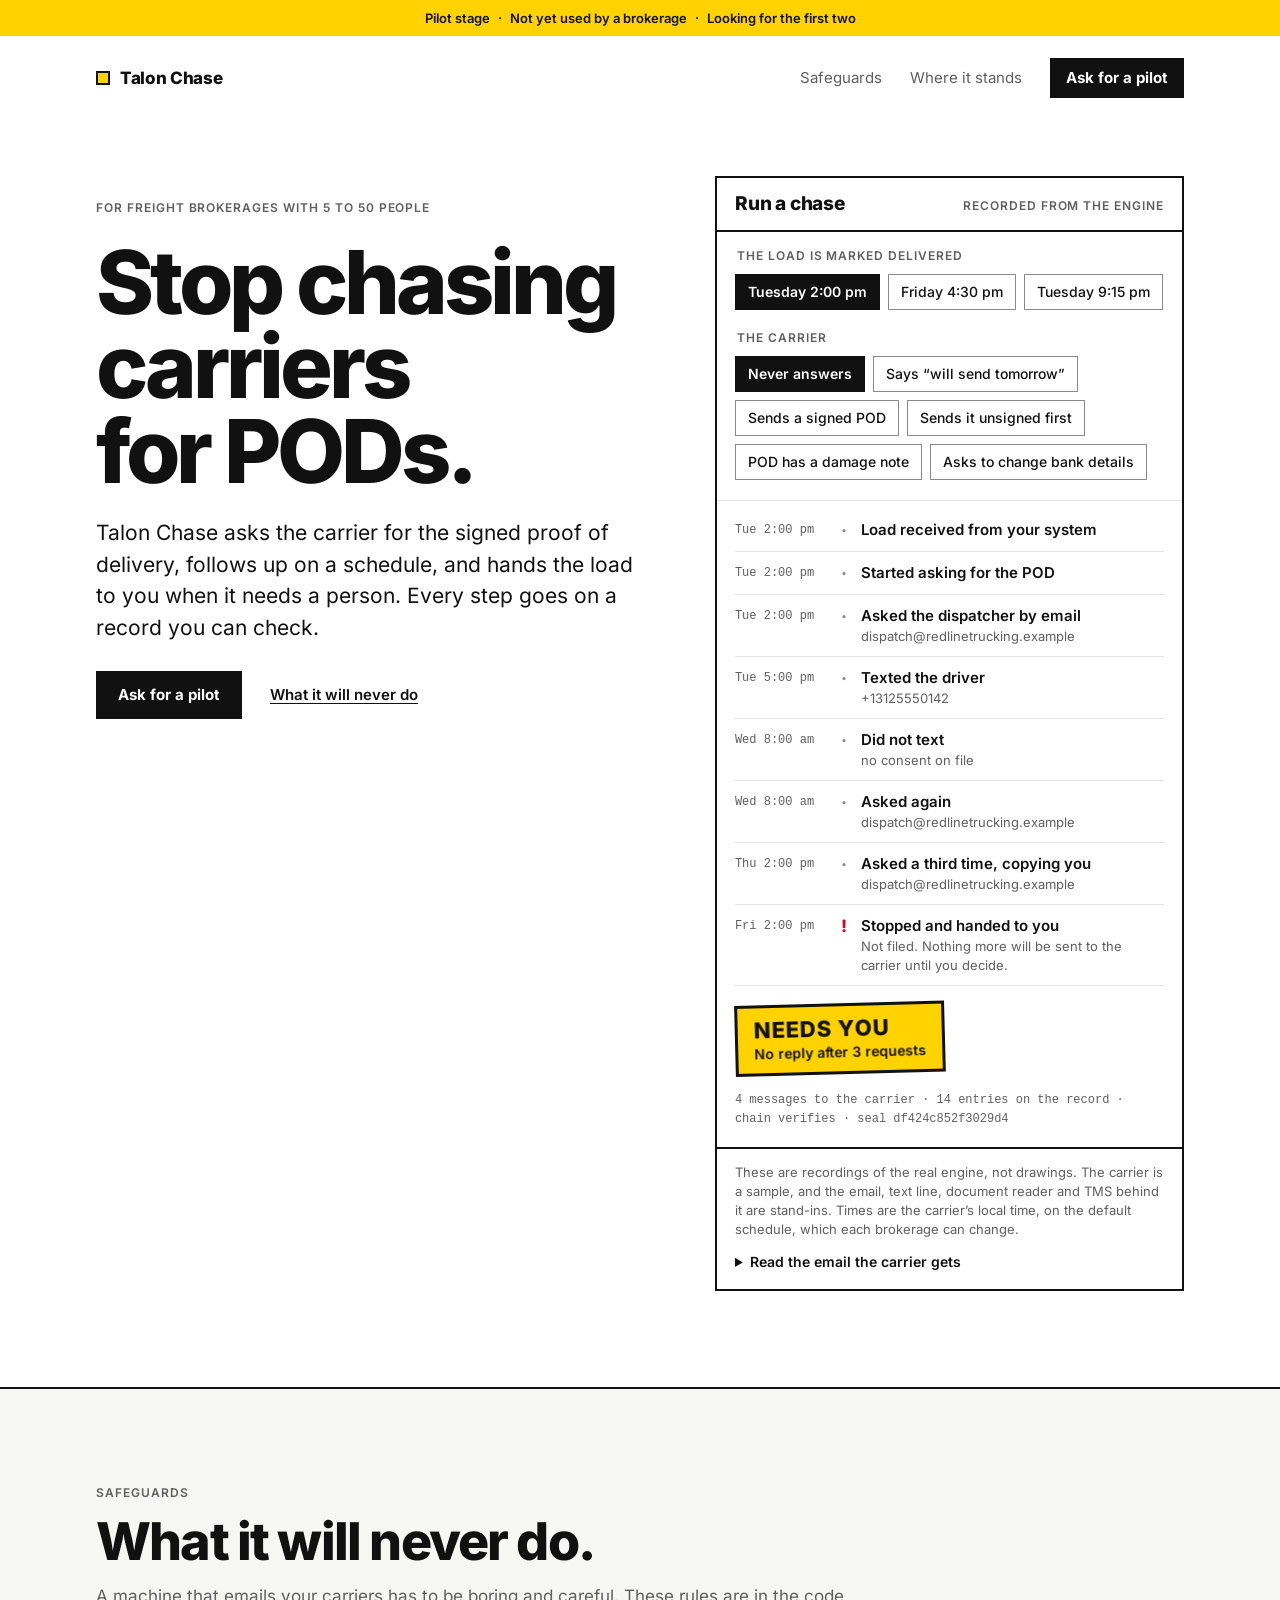
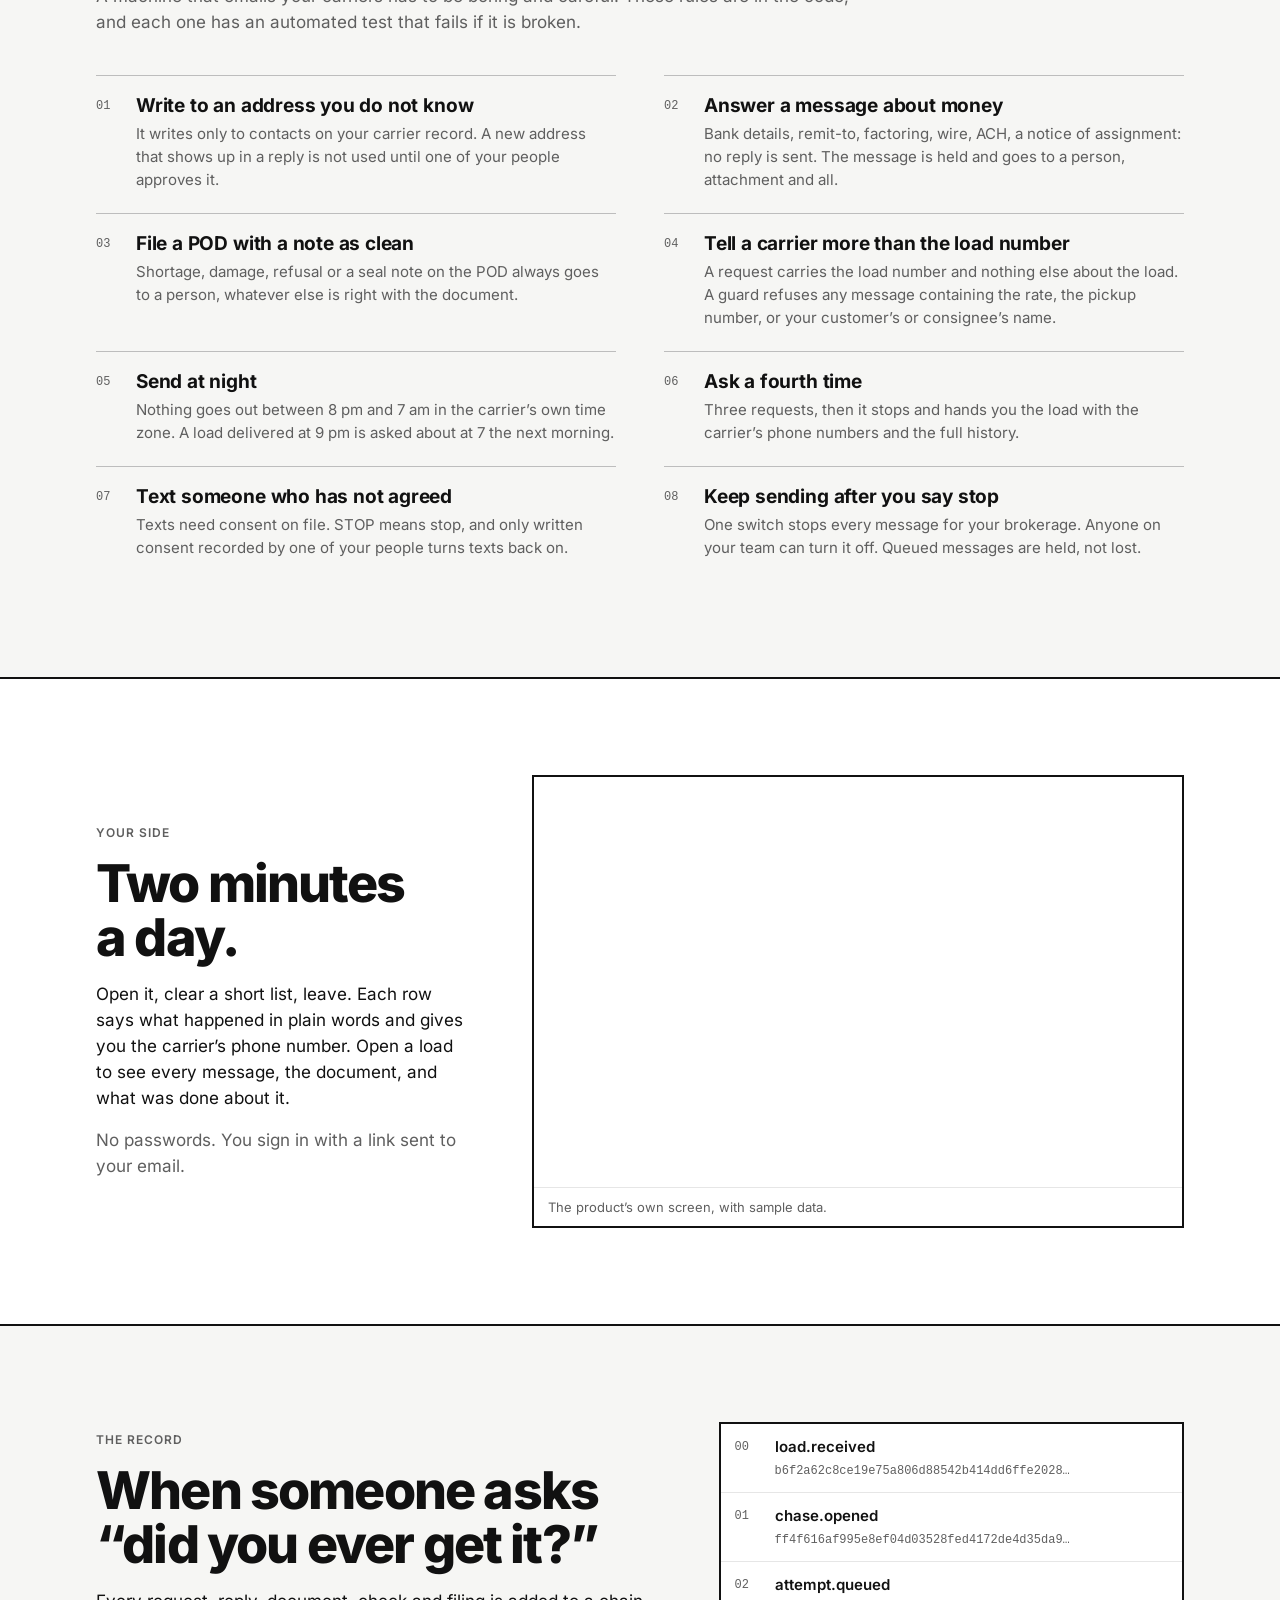
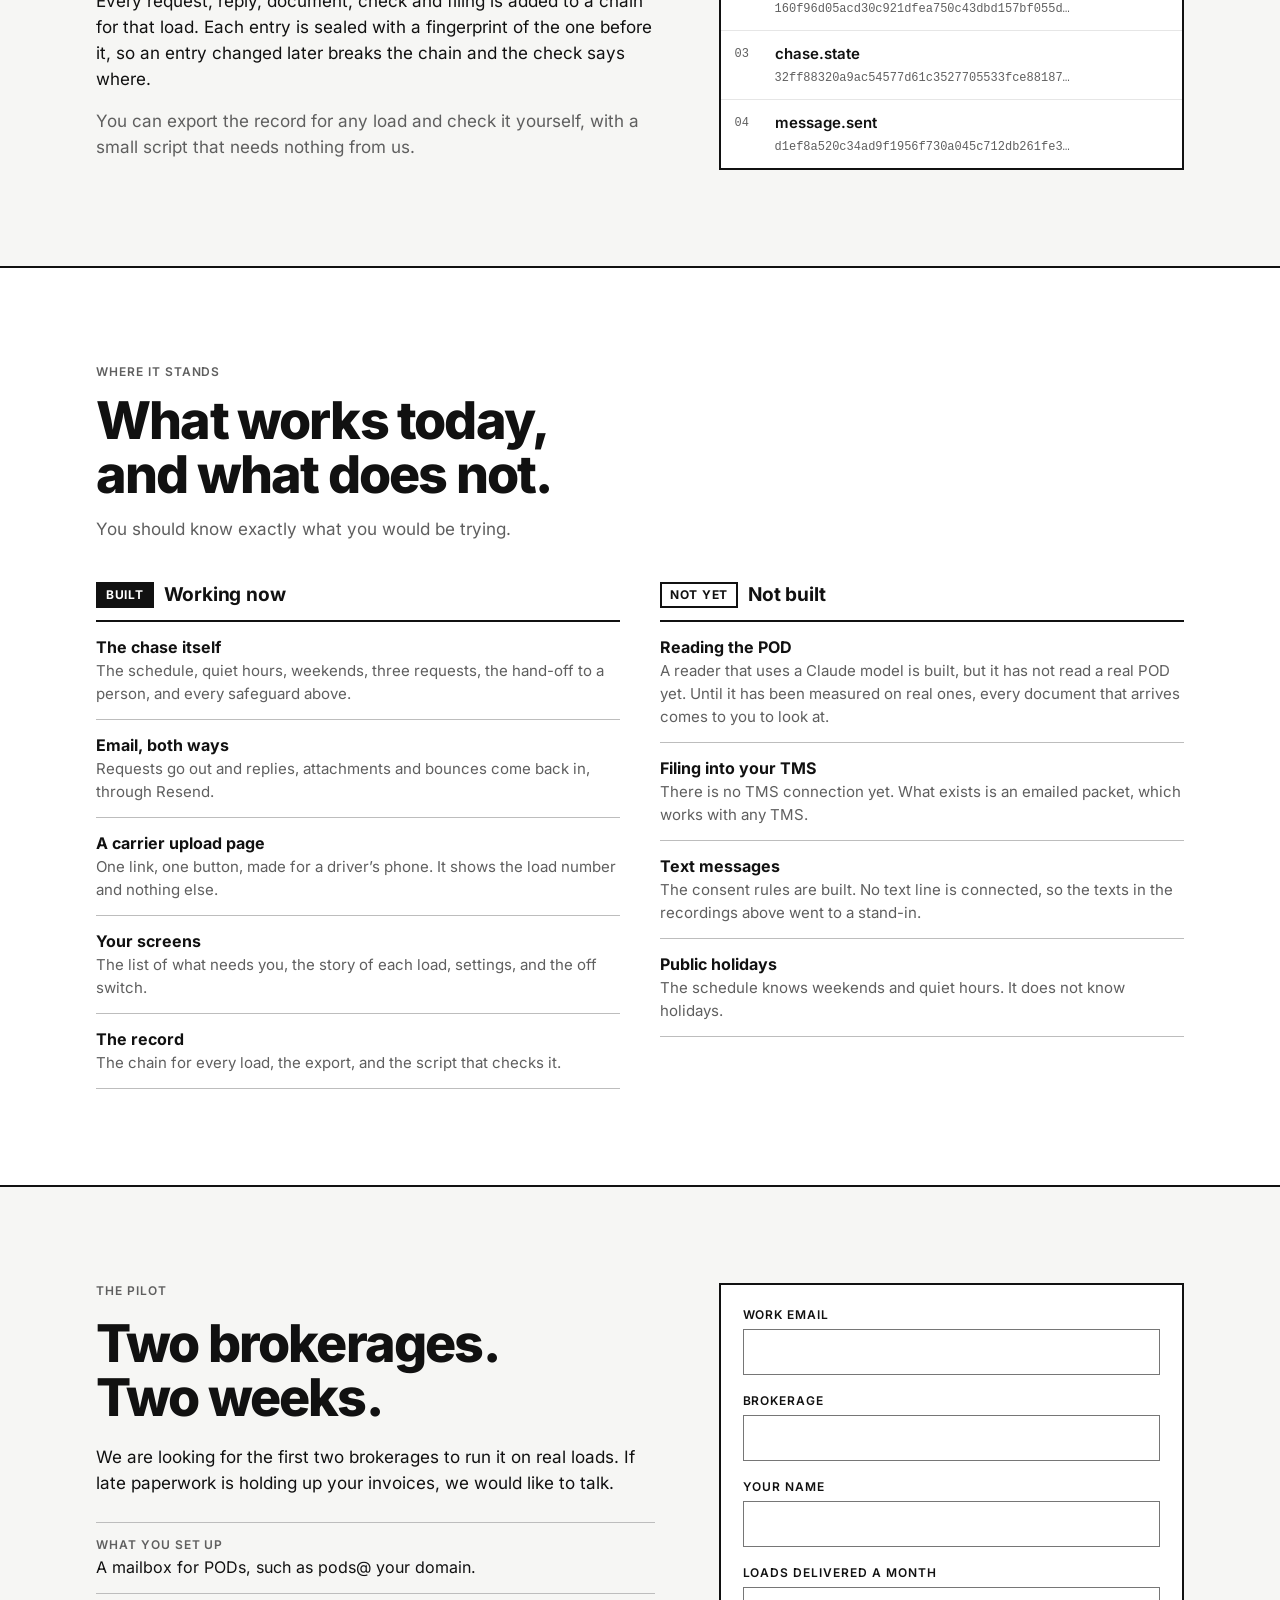
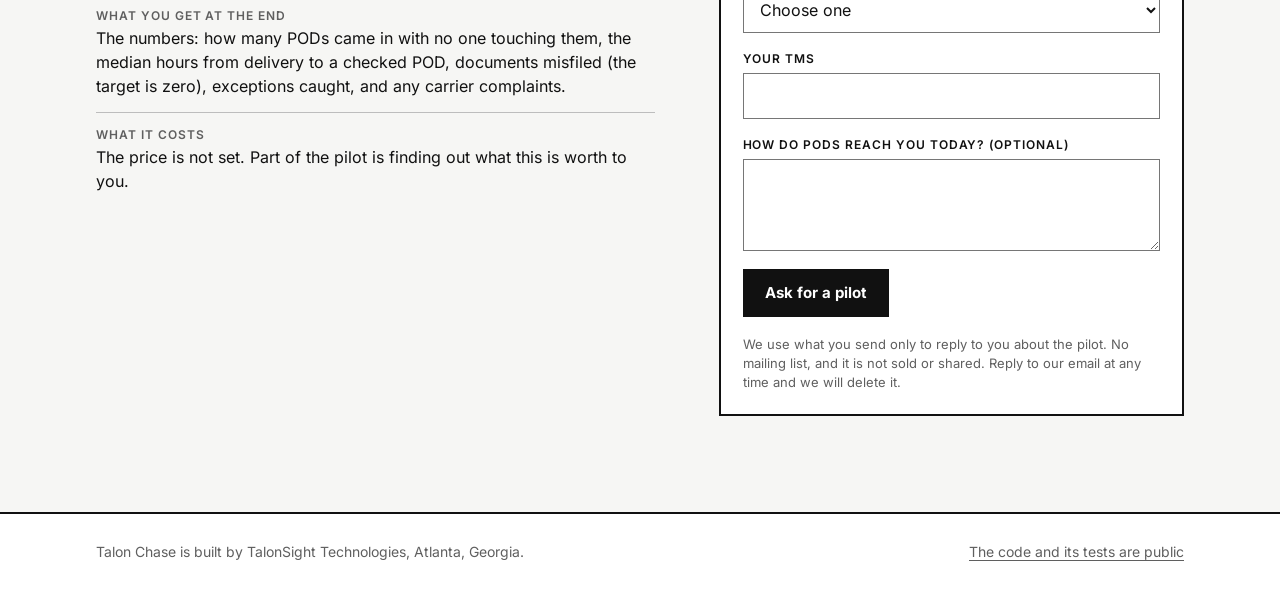
<file: site/index.html>
<!doctype html>
<html lang="en">
<head>
<meta charset="utf-8">
<meta name="viewport" content="width=device-width, initial-scale=1">
<title>Talon Chase: stop chasing carriers for PODs</title>
<meta name="description" content="Talon Chase asks carriers for the signed proof of delivery, follows up on a schedule, and hands the load to a person when it needs one. Pilot stage: looking for the first two freight brokerages.">
<meta http-equiv="Content-Security-Policy" content="default-src 'none'; style-src 'self'; script-src 'self'; img-src 'self'; font-src 'self'; connect-src https://example.invalid; form-action https://example.invalid; base-uri 'none'">
<meta name="referrer" content="strict-origin-when-cross-origin">
<meta name="theme-color" content="#ffd200">
<meta property="og:title" content="Talon Chase: stop chasing carriers for PODs">
<meta property="og:description" content="Asks the carrier for the POD, follows up on a schedule, hands the load to you when it needs a person. Pilot stage.">
<meta property="og:type" content="website">
<link rel="icon" href="favicon.svg" type="image/svg+xml">
<link rel="preload" href="fonts/inter-latin-var.woff2" as="font" type="font/woff2" crossorigin>
<link rel="stylesheet" href="site.css">
<script src="site.js" defer></script>
</head>
<body>
<a class="skip" href="#main">Skip to the page</a>

<p class="status" data-claim="status"><span>Pilot stage</span><span>Not yet used by a brokerage</span><span>Looking for the first two</span></p>

<header class="wrap top">
  <a class="brand" href="#top" aria-label="Talon Chase, top of page"><span class="brand-mark" aria-hidden="true"></span><span class="brand-name">Talon Chase</span></a>
  <nav aria-label="On this page">
    <a class="nav-quiet" href="#rules">Safeguards</a>
    <a class="nav-quiet" href="#stands">Where it stands</a>
    <a class="btn" href="#pilot">Ask for a pilot</a>
  </nav>
</header>

<main id="main">

<section class="wrap hero" id="top">
  <div class="hero-say">
    <p class="label">For freight brokerages with 5 to 50 people</p>
    <h1>Stop chasing carriers for PODs.</h1>
    <p class="lede" data-claim="what-it-does">Talon Chase asks the carrier for the signed proof of delivery, follows up on a schedule, and hands the load to you when it needs a person. Every step goes on a record you can check.</p>
    <div class="hero-go">
      <a class="btn" href="#pilot">Ask for a pilot</a>
      <a class="more" href="#rules">What it will never do</a>
    </div>
  </div>

  <div class="sim" id="chase">
    <div class="sim-head">
      <h2>Run a chase</h2>
      <p class="label">Recorded from the engine</p>
    </div>
<!-- runs:start -->
    <fieldset class="pick"><legend class="label">The load is marked delivered</legend>
      <div class="pick-list">
        <input type="radio" name="d" id="d-tue-afternoon" checked><label for="d-tue-afternoon">Tuesday 2:00 pm</label>
        <input type="radio" name="d" id="d-fri-afternoon"><label for="d-fri-afternoon">Friday 4:30 pm</label>
        <input type="radio" name="d" id="d-tue-night"><label for="d-tue-night">Tuesday 9:15 pm</label>
      </div>
    </fieldset>
    <fieldset class="pick"><legend class="label">The carrier</legend>
      <div class="pick-list">
        <input type="radio" name="c" id="c-silent" checked><label for="c-silent">Never answers</label>
        <input type="radio" name="c" id="c-promise"><label for="c-promise">Says “will send tomorrow”</label>
        <input type="radio" name="c" id="c-clean"><label for="c-clean">Sends a signed POD</label>
        <input type="radio" name="c" id="c-unsigned"><label for="c-unsigned">Sends it unsigned first</label>
        <input type="radio" name="c" id="c-damage"><label for="c-damage">POD has a damage note</label>
        <input type="radio" name="c" id="c-bank"><label for="c-bank">Asks to change bank details</label>
      </div>
    </fieldset>
    <div class="runs">
      <article class="run d-tue-afternoon c-silent is-default" aria-label="Delivered Tuesday 2:00 pm. Carrier: Never answers">
        <ol class="tl">
          <li class=""><time>Tue 2:00 pm</time><span class="g" aria-hidden="true">·</span><div><span class="t">Load received from your system</span></div></li>
          <li class=""><time>Tue 2:00 pm</time><span class="g" aria-hidden="true">·</span><div><span class="t">Started asking for the POD</span></div></li>
          <li class=""><time>Tue 2:00 pm</time><span class="g" aria-hidden="true">·</span><div><span class="t">Asked the dispatcher by email</span><span class="d">dispatch@redlinetrucking.example</span></div></li>
          <li class=""><time>Tue 5:00 pm</time><span class="g" aria-hidden="true">·</span><div><span class="t">Texted the driver</span><span class="d">+13125550142</span></div></li>
          <li class=""><time>Wed 8:00 am</time><span class="g" aria-hidden="true">·</span><div><span class="t">Did not text</span><span class="d">no consent on file</span></div></li>
          <li class=""><time>Wed 8:00 am</time><span class="g" aria-hidden="true">·</span><div><span class="t">Asked again</span><span class="d">dispatch@redlinetrucking.example</span></div></li>
          <li class=""><time>Thu 2:00 pm</time><span class="g" aria-hidden="true">·</span><div><span class="t">Asked a third time, copying you</span><span class="d">dispatch@redlinetrucking.example</span></div></li>
          <li class="bad"><time>Fri 2:00 pm</time><span class="g" aria-hidden="true">!</span><div><span class="t">Stopped and handed to you</span><span class="d">Not filed. Nothing more will be sent to the carrier until you decide.</span></div></li>
        </ol>
        <p class="stamp person"><strong>Needs you</strong><span>No reply after 3 requests</span></p>
        <p class="facts">4 messages to the carrier · 14 entries on the record · chain verifies · seal df424c852f3029d4</p>
      </article>
      <article class="run d-tue-afternoon c-promise" aria-label="Delivered Tuesday 2:00 pm. Carrier: Says “will send tomorrow”">
        <ol class="tl">
          <li class=""><time>Tue 2:00 pm</time><span class="g" aria-hidden="true">·</span><div><span class="t">Load received from your system</span></div></li>
          <li class=""><time>Tue 2:00 pm</time><span class="g" aria-hidden="true">·</span><div><span class="t">Started asking for the POD</span></div></li>
          <li class=""><time>Tue 2:00 pm</time><span class="g" aria-hidden="true">·</span><div><span class="t">Asked the dispatcher by email</span><span class="d">dispatch@redlinetrucking.example</span></div></li>
          <li class=""><time>Tue 2:40 pm</time><span class="g" aria-hidden="true">·</span><div><span class="t">Carrier replied</span><span class="d">dispatch@redlinetrucking.example</span></div></li>
          <li class=""><time>Wed 2:40 pm</time><span class="g" aria-hidden="true">·</span><div><span class="t">Did not text</span><span class="d">no consent on file</span></div></li>
          <li class=""><time>Wed 2:40 pm</time><span class="g" aria-hidden="true">·</span><div><span class="t">Asked again</span><span class="d">dispatch@redlinetrucking.example</span></div></li>
          <li class=""><time>Wed 5:00 pm</time><span class="g" aria-hidden="true">·</span><div><span class="t">Carrier replied with a file</span><span class="d">dispatch@redlinetrucking.example · pod.pdf</span></div></li>
          <li class="good"><time>Wed 5:00 pm</time><span class="g" aria-hidden="true">✓</span><div><span class="t">Checked the document: good</span><span class="d">Right load, signed, dated</span></div></li>
          <li class="good"><time>Wed 5:00 pm</time><span class="g" aria-hidden="true">✓</span><div><span class="t">Filed in your system</span><span class="d">Receipt fake-tms:TC-300001:8cbf9264d430</span></div></li>
          <li class="good"><time>Wed 5:00 pm</time><span class="g" aria-hidden="true">✓</span><div><span class="t">Ready to invoice</span></div></li>
        </ol>
        <p class="stamp filed"><strong>Filed</strong><span>Ready to invoice</span></p>
        <p class="facts">2 messages to the carrier · 25 entries on the record · chain verifies · seal f7487768c9957896</p>
      </article>
      <article class="run d-tue-afternoon c-clean" aria-label="Delivered Tuesday 2:00 pm. Carrier: Sends a signed POD">
        <ol class="tl">
          <li class=""><time>Tue 2:00 pm</time><span class="g" aria-hidden="true">·</span><div><span class="t">Load received from your system</span></div></li>
          <li class=""><time>Tue 2:00 pm</time><span class="g" aria-hidden="true">·</span><div><span class="t">Started asking for the POD</span></div></li>
          <li class=""><time>Tue 2:00 pm</time><span class="g" aria-hidden="true">·</span><div><span class="t">Asked the dispatcher by email</span><span class="d">dispatch@redlinetrucking.example</span></div></li>
          <li class=""><time>Tue 2:40 pm</time><span class="g" aria-hidden="true">·</span><div><span class="t">Carrier replied with a file</span><span class="d">dispatch@redlinetrucking.example · pod.pdf</span></div></li>
          <li class="good"><time>Tue 2:40 pm</time><span class="g" aria-hidden="true">✓</span><div><span class="t">Checked the document: good</span><span class="d">Right load, signed, dated</span></div></li>
          <li class="good"><time>Tue 2:40 pm</time><span class="g" aria-hidden="true">✓</span><div><span class="t">Filed in your system</span><span class="d">Receipt fake-tms:TC-300001:8cbf9264d430</span></div></li>
          <li class="good"><time>Tue 2:40 pm</time><span class="g" aria-hidden="true">✓</span><div><span class="t">Ready to invoice</span></div></li>
        </ol>
        <p class="stamp filed"><strong>Filed</strong><span>Ready to invoice</span></p>
        <p class="facts">1 message to the carrier · 19 entries on the record · chain verifies · seal 1db389b8ba70c840</p>
      </article>
      <article class="run d-tue-afternoon c-unsigned" aria-label="Delivered Tuesday 2:00 pm. Carrier: Sends it unsigned first">
        <ol class="tl">
          <li class=""><time>Tue 2:00 pm</time><span class="g" aria-hidden="true">·</span><div><span class="t">Load received from your system</span></div></li>
          <li class=""><time>Tue 2:00 pm</time><span class="g" aria-hidden="true">·</span><div><span class="t">Started asking for the POD</span></div></li>
          <li class=""><time>Tue 2:00 pm</time><span class="g" aria-hidden="true">·</span><div><span class="t">Asked the dispatcher by email</span><span class="d">dispatch@redlinetrucking.example</span></div></li>
          <li class=""><time>Tue 2:40 pm</time><span class="g" aria-hidden="true">·</span><div><span class="t">Carrier replied with a file</span><span class="d">dispatch@redlinetrucking.example · pod.pdf</span></div></li>
          <li class="bad"><time>Tue 2:40 pm</time><span class="g" aria-hidden="true">!</span><div><span class="t">Checked the document: not signed, asked again</span></div></li>
          <li class=""><time>Tue 3:40 pm</time><span class="g" aria-hidden="true">·</span><div><span class="t">Carrier replied with a file</span><span class="d">dispatch@redlinetrucking.example · pod.pdf</span></div></li>
          <li class="good"><time>Tue 3:40 pm</time><span class="g" aria-hidden="true">✓</span><div><span class="t">Checked the document: good</span><span class="d">Right load, signed, dated</span></div></li>
          <li class="good"><time>Tue 3:40 pm</time><span class="g" aria-hidden="true">✓</span><div><span class="t">Filed in your system</span><span class="d">Receipt fake-tms:TC-300001:8cbf9264d430</span></div></li>
          <li class="good"><time>Tue 3:40 pm</time><span class="g" aria-hidden="true">✓</span><div><span class="t">Ready to invoice</span></div></li>
        </ol>
        <p class="stamp filed"><strong>Filed</strong><span>Ready to invoice</span></p>
        <p class="facts">2 messages to the carrier · 30 entries on the record · chain verifies · seal f0da5635ec28f1e4</p>
      </article>
      <article class="run d-tue-afternoon c-damage" aria-label="Delivered Tuesday 2:00 pm. Carrier: POD has a damage note">
        <ol class="tl">
          <li class=""><time>Tue 2:00 pm</time><span class="g" aria-hidden="true">·</span><div><span class="t">Load received from your system</span></div></li>
          <li class=""><time>Tue 2:00 pm</time><span class="g" aria-hidden="true">·</span><div><span class="t">Started asking for the POD</span></div></li>
          <li class=""><time>Tue 2:00 pm</time><span class="g" aria-hidden="true">·</span><div><span class="t">Asked the dispatcher by email</span><span class="d">dispatch@redlinetrucking.example</span></div></li>
          <li class=""><time>Tue 2:40 pm</time><span class="g" aria-hidden="true">·</span><div><span class="t">Carrier replied with a file</span><span class="d">dispatch@redlinetrucking.example · pod.pdf</span></div></li>
          <li class="bad"><time>Tue 2:40 pm</time><span class="g" aria-hidden="true">!</span><div><span class="t">Checked the document: note found</span><span class="d">Receiver wrote “2 cartons damaged”</span></div></li>
          <li class="bad"><time>Tue 2:40 pm</time><span class="g" aria-hidden="true">!</span><div><span class="t">Stopped and handed to you</span><span class="d">Not filed. Nothing more will be sent to the carrier until you decide.</span></div></li>
        </ol>
        <p class="stamp person"><strong>Needs you</strong><span>POD has a note: shortage, damage, refusal or date</span></p>
        <p class="facts">1 message to the carrier · 14 entries on the record · chain verifies · seal 9f3d05742f7e57a1</p>
      </article>
      <article class="run d-tue-afternoon c-bank" aria-label="Delivered Tuesday 2:00 pm. Carrier: Asks to change bank details">
        <ol class="tl">
          <li class=""><time>Tue 2:00 pm</time><span class="g" aria-hidden="true">·</span><div><span class="t">Load received from your system</span></div></li>
          <li class=""><time>Tue 2:00 pm</time><span class="g" aria-hidden="true">·</span><div><span class="t">Started asking for the POD</span></div></li>
          <li class=""><time>Tue 2:00 pm</time><span class="g" aria-hidden="true">·</span><div><span class="t">Asked the dispatcher by email</span><span class="d">dispatch@redlinetrucking.example</span></div></li>
          <li class=""><time>Tue 2:40 pm</time><span class="g" aria-hidden="true">·</span><div><span class="t">Carrier replied</span><span class="d">dispatch@redlinetrucking.example</span></div></li>
          <li class="bad"><time>Tue 2:40 pm</time><span class="g" aria-hidden="true">!</span><div><span class="t">Held the message and handed it to you</span><span class="d">Held: mentions payment details, or unknown sender</span></div></li>
        </ol>
        <p class="stamp person"><strong>Needs you</strong><span>Held: mentions payment details, or unknown sender</span></p>
        <p class="facts">1 message to the carrier · 9 entries on the record · chain verifies · seal 52b3e7f7d0485acf</p>
      </article>
      <article class="run d-fri-afternoon c-silent" aria-label="Delivered Friday 4:30 pm. Carrier: Never answers">
        <ol class="tl">
          <li class=""><time>Fri 4:30 pm</time><span class="g" aria-hidden="true">·</span><div><span class="t">Load received from your system</span></div></li>
          <li class=""><time>Fri 4:30 pm</time><span class="g" aria-hidden="true">·</span><div><span class="t">Started asking for the POD</span></div></li>
          <li class=""><time>Fri 4:30 pm</time><span class="g" aria-hidden="true">·</span><div><span class="t">Asked the dispatcher by email</span><span class="d">dispatch@redlinetrucking.example</span></div></li>
          <li class=""><time>Fri 7:30 pm</time><span class="g" aria-hidden="true">·</span><div><span class="t">Texted the driver</span><span class="d">+13125550142</span></div></li>
          <li class=""><time>Mon 8:00 am</time><span class="g" aria-hidden="true">·</span><div><span class="t">Did not text</span><span class="d">no consent on file</span></div></li>
          <li class=""><time>Mon 8:00 am</time><span class="g" aria-hidden="true">·</span><div><span class="t">Asked again</span><span class="d">dispatch@redlinetrucking.example</span></div></li>
          <li class=""><time>Mon 12:00 pm</time><span class="g" aria-hidden="true">·</span><div><span class="t">Asked a third time, copying you</span><span class="d">dispatch@redlinetrucking.example</span></div></li>
          <li class="bad"><time>Tue 12:00 pm</time><span class="g" aria-hidden="true">!</span><div><span class="t">Stopped and handed to you</span><span class="d">Not filed. Nothing more will be sent to the carrier until you decide.</span></div></li>
        </ol>
        <p class="stamp person"><strong>Needs you</strong><span>No reply after 3 requests</span></p>
        <p class="facts">4 messages to the carrier · 14 entries on the record · chain verifies · seal a73acb7872b16524</p>
      </article>
      <article class="run d-fri-afternoon c-promise" aria-label="Delivered Friday 4:30 pm. Carrier: Says “will send tomorrow”">
        <ol class="tl">
          <li class=""><time>Fri 4:30 pm</time><span class="g" aria-hidden="true">·</span><div><span class="t">Load received from your system</span></div></li>
          <li class=""><time>Fri 4:30 pm</time><span class="g" aria-hidden="true">·</span><div><span class="t">Started asking for the POD</span></div></li>
          <li class=""><time>Fri 4:30 pm</time><span class="g" aria-hidden="true">·</span><div><span class="t">Asked the dispatcher by email</span><span class="d">dispatch@redlinetrucking.example</span></div></li>
          <li class=""><time>Fri 5:10 pm</time><span class="g" aria-hidden="true">·</span><div><span class="t">Carrier replied</span><span class="d">dispatch@redlinetrucking.example</span></div></li>
          <li class=""><time>Sat 7:30 pm</time><span class="g" aria-hidden="true">·</span><div><span class="t">Carrier replied with a file</span><span class="d">dispatch@redlinetrucking.example · pod.pdf</span></div></li>
          <li class="good"><time>Sat 7:30 pm</time><span class="g" aria-hidden="true">✓</span><div><span class="t">Checked the document: good</span><span class="d">Right load, signed, dated</span></div></li>
          <li class="good"><time>Sat 7:30 pm</time><span class="g" aria-hidden="true">✓</span><div><span class="t">Filed in your system</span><span class="d">Receipt fake-tms:TC-300001:08dadb9fa87d</span></div></li>
          <li class="good"><time>Sat 7:30 pm</time><span class="g" aria-hidden="true">✓</span><div><span class="t">Ready to invoice</span></div></li>
        </ol>
        <p class="stamp filed"><strong>Filed</strong><span>Ready to invoice</span></p>
        <p class="facts">1 message to the carrier · 22 entries on the record · chain verifies · seal 2323af89ef472170</p>
      </article>
      <article class="run d-fri-afternoon c-clean" aria-label="Delivered Friday 4:30 pm. Carrier: Sends a signed POD">
        <ol class="tl">
          <li class=""><time>Fri 4:30 pm</time><span class="g" aria-hidden="true">·</span><div><span class="t">Load received from your system</span></div></li>
          <li class=""><time>Fri 4:30 pm</time><span class="g" aria-hidden="true">·</span><div><span class="t">Started asking for the POD</span></div></li>
          <li class=""><time>Fri 4:30 pm</time><span class="g" aria-hidden="true">·</span><div><span class="t">Asked the dispatcher by email</span><span class="d">dispatch@redlinetrucking.example</span></div></li>
          <li class=""><time>Fri 5:10 pm</time><span class="g" aria-hidden="true">·</span><div><span class="t">Carrier replied with a file</span><span class="d">dispatch@redlinetrucking.example · pod.pdf</span></div></li>
          <li class="good"><time>Fri 5:10 pm</time><span class="g" aria-hidden="true">✓</span><div><span class="t">Checked the document: good</span><span class="d">Right load, signed, dated</span></div></li>
          <li class="good"><time>Fri 5:10 pm</time><span class="g" aria-hidden="true">✓</span><div><span class="t">Filed in your system</span><span class="d">Receipt fake-tms:TC-300001:08dadb9fa87d</span></div></li>
          <li class="good"><time>Fri 5:10 pm</time><span class="g" aria-hidden="true">✓</span><div><span class="t">Ready to invoice</span></div></li>
        </ol>
        <p class="stamp filed"><strong>Filed</strong><span>Ready to invoice</span></p>
        <p class="facts">1 message to the carrier · 19 entries on the record · chain verifies · seal 0dca93e08cd59bd0</p>
      </article>
      <article class="run d-fri-afternoon c-unsigned" aria-label="Delivered Friday 4:30 pm. Carrier: Sends it unsigned first">
        <ol class="tl">
          <li class=""><time>Fri 4:30 pm</time><span class="g" aria-hidden="true">·</span><div><span class="t">Load received from your system</span></div></li>
          <li class=""><time>Fri 4:30 pm</time><span class="g" aria-hidden="true">·</span><div><span class="t">Started asking for the POD</span></div></li>
          <li class=""><time>Fri 4:30 pm</time><span class="g" aria-hidden="true">·</span><div><span class="t">Asked the dispatcher by email</span><span class="d">dispatch@redlinetrucking.example</span></div></li>
          <li class=""><time>Fri 5:10 pm</time><span class="g" aria-hidden="true">·</span><div><span class="t">Carrier replied with a file</span><span class="d">dispatch@redlinetrucking.example · pod.pdf</span></div></li>
          <li class="bad"><time>Fri 5:10 pm</time><span class="g" aria-hidden="true">!</span><div><span class="t">Checked the document: not signed, asked again</span></div></li>
          <li class=""><time>Fri 6:10 pm</time><span class="g" aria-hidden="true">·</span><div><span class="t">Carrier replied with a file</span><span class="d">dispatch@redlinetrucking.example · pod.pdf</span></div></li>
          <li class="good"><time>Fri 6:10 pm</time><span class="g" aria-hidden="true">✓</span><div><span class="t">Checked the document: good</span><span class="d">Right load, signed, dated</span></div></li>
          <li class="good"><time>Fri 6:10 pm</time><span class="g" aria-hidden="true">✓</span><div><span class="t">Filed in your system</span><span class="d">Receipt fake-tms:TC-300001:08dadb9fa87d</span></div></li>
          <li class="good"><time>Fri 6:10 pm</time><span class="g" aria-hidden="true">✓</span><div><span class="t">Ready to invoice</span></div></li>
        </ol>
        <p class="stamp filed"><strong>Filed</strong><span>Ready to invoice</span></p>
        <p class="facts">2 messages to the carrier · 30 entries on the record · chain verifies · seal c8fc7a6ed03263a8</p>
      </article>
      <article class="run d-fri-afternoon c-damage" aria-label="Delivered Friday 4:30 pm. Carrier: POD has a damage note">
        <ol class="tl">
          <li class=""><time>Fri 4:30 pm</time><span class="g" aria-hidden="true">·</span><div><span class="t">Load received from your system</span></div></li>
          <li class=""><time>Fri 4:30 pm</time><span class="g" aria-hidden="true">·</span><div><span class="t">Started asking for the POD</span></div></li>
          <li class=""><time>Fri 4:30 pm</time><span class="g" aria-hidden="true">·</span><div><span class="t">Asked the dispatcher by email</span><span class="d">dispatch@redlinetrucking.example</span></div></li>
          <li class=""><time>Fri 5:10 pm</time><span class="g" aria-hidden="true">·</span><div><span class="t">Carrier replied with a file</span><span class="d">dispatch@redlinetrucking.example · pod.pdf</span></div></li>
          <li class="bad"><time>Fri 5:10 pm</time><span class="g" aria-hidden="true">!</span><div><span class="t">Checked the document: note found</span><span class="d">Receiver wrote “2 cartons damaged”</span></div></li>
          <li class="bad"><time>Fri 5:10 pm</time><span class="g" aria-hidden="true">!</span><div><span class="t">Stopped and handed to you</span><span class="d">Not filed. Nothing more will be sent to the carrier until you decide.</span></div></li>
        </ol>
        <p class="stamp person"><strong>Needs you</strong><span>POD has a note: shortage, damage, refusal or date</span></p>
        <p class="facts">1 message to the carrier · 14 entries on the record · chain verifies · seal e828e997040b4f2f</p>
      </article>
      <article class="run d-fri-afternoon c-bank" aria-label="Delivered Friday 4:30 pm. Carrier: Asks to change bank details">
        <ol class="tl">
          <li class=""><time>Fri 4:30 pm</time><span class="g" aria-hidden="true">·</span><div><span class="t">Load received from your system</span></div></li>
          <li class=""><time>Fri 4:30 pm</time><span class="g" aria-hidden="true">·</span><div><span class="t">Started asking for the POD</span></div></li>
          <li class=""><time>Fri 4:30 pm</time><span class="g" aria-hidden="true">·</span><div><span class="t">Asked the dispatcher by email</span><span class="d">dispatch@redlinetrucking.example</span></div></li>
          <li class=""><time>Fri 5:10 pm</time><span class="g" aria-hidden="true">·</span><div><span class="t">Carrier replied</span><span class="d">dispatch@redlinetrucking.example</span></div></li>
          <li class="bad"><time>Fri 5:10 pm</time><span class="g" aria-hidden="true">!</span><div><span class="t">Held the message and handed it to you</span><span class="d">Held: mentions payment details, or unknown sender</span></div></li>
        </ol>
        <p class="stamp person"><strong>Needs you</strong><span>Held: mentions payment details, or unknown sender</span></p>
        <p class="facts">1 message to the carrier · 9 entries on the record · chain verifies · seal 0d8cd45c7d64b1fd</p>
      </article>
      <article class="run d-tue-night c-silent" aria-label="Delivered Tuesday 9:15 pm. Carrier: Never answers">
        <ol class="tl">
          <li class=""><time>Tue 9:15 pm</time><span class="g" aria-hidden="true">·</span><div><span class="t">Load received from your system</span></div></li>
          <li class=""><time>Tue 9:15 pm</time><span class="g" aria-hidden="true">·</span><div><span class="t">Started asking for the POD</span></div></li>
          <li class=""><time>Wed 7:00 am</time><span class="g" aria-hidden="true">·</span><div><span class="t">Asked the dispatcher by email</span><span class="d">dispatch@redlinetrucking.example</span></div></li>
          <li class=""><time>Wed 10:00 am</time><span class="g" aria-hidden="true">·</span><div><span class="t">Texted the driver</span><span class="d">+13125550142</span></div></li>
          <li class=""><time>Thu 8:00 am</time><span class="g" aria-hidden="true">·</span><div><span class="t">Did not text</span><span class="d">no consent on file</span></div></li>
          <li class=""><time>Thu 8:00 am</time><span class="g" aria-hidden="true">·</span><div><span class="t">Asked again</span><span class="d">dispatch@redlinetrucking.example</span></div></li>
          <li class=""><time>Fri 7:00 am</time><span class="g" aria-hidden="true">·</span><div><span class="t">Asked a third time, copying you</span><span class="d">dispatch@redlinetrucking.example</span></div></li>
          <li class="bad"><time>Sat 7:00 am</time><span class="g" aria-hidden="true">!</span><div><span class="t">Stopped and handed to you</span><span class="d">Not filed. Nothing more will be sent to the carrier until you decide.</span></div></li>
        </ol>
        <p class="stamp person"><strong>Needs you</strong><span>No reply after 3 requests</span></p>
        <p class="facts">4 messages to the carrier · 14 entries on the record · chain verifies · seal a58748f3cbaaa406</p>
      </article>
      <article class="run d-tue-night c-promise" aria-label="Delivered Tuesday 9:15 pm. Carrier: Says “will send tomorrow”">
        <ol class="tl">
          <li class=""><time>Tue 9:15 pm</time><span class="g" aria-hidden="true">·</span><div><span class="t">Load received from your system</span></div></li>
          <li class=""><time>Tue 9:15 pm</time><span class="g" aria-hidden="true">·</span><div><span class="t">Started asking for the POD</span></div></li>
          <li class=""><time>Wed 7:00 am</time><span class="g" aria-hidden="true">·</span><div><span class="t">Asked the dispatcher by email</span><span class="d">dispatch@redlinetrucking.example</span></div></li>
          <li class=""><time>Wed 7:40 am</time><span class="g" aria-hidden="true">·</span><div><span class="t">Carrier replied</span><span class="d">dispatch@redlinetrucking.example</span></div></li>
          <li class=""><time>Thu 8:10 am</time><span class="g" aria-hidden="true">·</span><div><span class="t">Did not text</span><span class="d">no consent on file</span></div></li>
          <li class=""><time>Thu 8:10 am</time><span class="g" aria-hidden="true">·</span><div><span class="t">Asked again</span><span class="d">dispatch@redlinetrucking.example</span></div></li>
          <li class=""><time>Thu 10:00 am</time><span class="g" aria-hidden="true">·</span><div><span class="t">Carrier replied with a file</span><span class="d">dispatch@redlinetrucking.example · pod.pdf</span></div></li>
          <li class="good"><time>Thu 10:00 am</time><span class="g" aria-hidden="true">✓</span><div><span class="t">Checked the document: good</span><span class="d">Right load, signed, dated</span></div></li>
          <li class="good"><time>Thu 10:00 am</time><span class="g" aria-hidden="true">✓</span><div><span class="t">Filed in your system</span><span class="d">Receipt fake-tms:TC-300001:bbafc3371192</span></div></li>
          <li class="good"><time>Thu 10:00 am</time><span class="g" aria-hidden="true">✓</span><div><span class="t">Ready to invoice</span></div></li>
        </ol>
        <p class="stamp filed"><strong>Filed</strong><span>Ready to invoice</span></p>
        <p class="facts">2 messages to the carrier · 25 entries on the record · chain verifies · seal 311243e6b0f2c8ed</p>
      </article>
      <article class="run d-tue-night c-clean" aria-label="Delivered Tuesday 9:15 pm. Carrier: Sends a signed POD">
        <ol class="tl">
          <li class=""><time>Tue 9:15 pm</time><span class="g" aria-hidden="true">·</span><div><span class="t">Load received from your system</span></div></li>
          <li class=""><time>Tue 9:15 pm</time><span class="g" aria-hidden="true">·</span><div><span class="t">Started asking for the POD</span></div></li>
          <li class=""><time>Wed 7:00 am</time><span class="g" aria-hidden="true">·</span><div><span class="t">Asked the dispatcher by email</span><span class="d">dispatch@redlinetrucking.example</span></div></li>
          <li class=""><time>Wed 7:40 am</time><span class="g" aria-hidden="true">·</span><div><span class="t">Carrier replied with a file</span><span class="d">dispatch@redlinetrucking.example · pod.pdf</span></div></li>
          <li class="good"><time>Wed 7:40 am</time><span class="g" aria-hidden="true">✓</span><div><span class="t">Checked the document: good</span><span class="d">Right load, signed, dated</span></div></li>
          <li class="good"><time>Wed 7:40 am</time><span class="g" aria-hidden="true">✓</span><div><span class="t">Filed in your system</span><span class="d">Receipt fake-tms:TC-300001:bbafc3371192</span></div></li>
          <li class="good"><time>Wed 7:40 am</time><span class="g" aria-hidden="true">✓</span><div><span class="t">Ready to invoice</span></div></li>
        </ol>
        <p class="stamp filed"><strong>Filed</strong><span>Ready to invoice</span></p>
        <p class="facts">1 message to the carrier · 19 entries on the record · chain verifies · seal 6e1a0d9203b88749</p>
      </article>
      <article class="run d-tue-night c-unsigned" aria-label="Delivered Tuesday 9:15 pm. Carrier: Sends it unsigned first">
        <ol class="tl">
          <li class=""><time>Tue 9:15 pm</time><span class="g" aria-hidden="true">·</span><div><span class="t">Load received from your system</span></div></li>
          <li class=""><time>Tue 9:15 pm</time><span class="g" aria-hidden="true">·</span><div><span class="t">Started asking for the POD</span></div></li>
          <li class=""><time>Wed 7:00 am</time><span class="g" aria-hidden="true">·</span><div><span class="t">Asked the dispatcher by email</span><span class="d">dispatch@redlinetrucking.example</span></div></li>
          <li class=""><time>Wed 7:40 am</time><span class="g" aria-hidden="true">·</span><div><span class="t">Carrier replied with a file</span><span class="d">dispatch@redlinetrucking.example · pod.pdf</span></div></li>
          <li class="bad"><time>Wed 7:40 am</time><span class="g" aria-hidden="true">!</span><div><span class="t">Checked the document: not signed, asked again</span></div></li>
          <li class=""><time>Wed 8:40 am</time><span class="g" aria-hidden="true">·</span><div><span class="t">Carrier replied with a file</span><span class="d">dispatch@redlinetrucking.example · pod.pdf</span></div></li>
          <li class="good"><time>Wed 8:40 am</time><span class="g" aria-hidden="true">✓</span><div><span class="t">Checked the document: good</span><span class="d">Right load, signed, dated</span></div></li>
          <li class="good"><time>Wed 8:40 am</time><span class="g" aria-hidden="true">✓</span><div><span class="t">Filed in your system</span><span class="d">Receipt fake-tms:TC-300001:bbafc3371192</span></div></li>
          <li class="good"><time>Wed 8:40 am</time><span class="g" aria-hidden="true">✓</span><div><span class="t">Ready to invoice</span></div></li>
        </ol>
        <p class="stamp filed"><strong>Filed</strong><span>Ready to invoice</span></p>
        <p class="facts">2 messages to the carrier · 30 entries on the record · chain verifies · seal cdc53363d174ea86</p>
      </article>
      <article class="run d-tue-night c-damage" aria-label="Delivered Tuesday 9:15 pm. Carrier: POD has a damage note">
        <ol class="tl">
          <li class=""><time>Tue 9:15 pm</time><span class="g" aria-hidden="true">·</span><div><span class="t">Load received from your system</span></div></li>
          <li class=""><time>Tue 9:15 pm</time><span class="g" aria-hidden="true">·</span><div><span class="t">Started asking for the POD</span></div></li>
          <li class=""><time>Wed 7:00 am</time><span class="g" aria-hidden="true">·</span><div><span class="t">Asked the dispatcher by email</span><span class="d">dispatch@redlinetrucking.example</span></div></li>
          <li class=""><time>Wed 7:40 am</time><span class="g" aria-hidden="true">·</span><div><span class="t">Carrier replied with a file</span><span class="d">dispatch@redlinetrucking.example · pod.pdf</span></div></li>
          <li class="bad"><time>Wed 7:40 am</time><span class="g" aria-hidden="true">!</span><div><span class="t">Checked the document: note found</span><span class="d">Receiver wrote “2 cartons damaged”</span></div></li>
          <li class="bad"><time>Wed 7:40 am</time><span class="g" aria-hidden="true">!</span><div><span class="t">Stopped and handed to you</span><span class="d">Not filed. Nothing more will be sent to the carrier until you decide.</span></div></li>
        </ol>
        <p class="stamp person"><strong>Needs you</strong><span>POD has a note: shortage, damage, refusal or date</span></p>
        <p class="facts">1 message to the carrier · 14 entries on the record · chain verifies · seal 475ef29d0c42affe</p>
      </article>
      <article class="run d-tue-night c-bank" aria-label="Delivered Tuesday 9:15 pm. Carrier: Asks to change bank details">
        <ol class="tl">
          <li class=""><time>Tue 9:15 pm</time><span class="g" aria-hidden="true">·</span><div><span class="t">Load received from your system</span></div></li>
          <li class=""><time>Tue 9:15 pm</time><span class="g" aria-hidden="true">·</span><div><span class="t">Started asking for the POD</span></div></li>
          <li class=""><time>Wed 7:00 am</time><span class="g" aria-hidden="true">·</span><div><span class="t">Asked the dispatcher by email</span><span class="d">dispatch@redlinetrucking.example</span></div></li>
          <li class=""><time>Wed 7:40 am</time><span class="g" aria-hidden="true">·</span><div><span class="t">Carrier replied</span><span class="d">dispatch@redlinetrucking.example</span></div></li>
          <li class="bad"><time>Wed 7:40 am</time><span class="g" aria-hidden="true">!</span><div><span class="t">Held the message and handed it to you</span><span class="d">Held: mentions payment details, or unknown sender</span></div></li>
        </ol>
        <p class="stamp person"><strong>Needs you</strong><span>Held: mentions payment details, or unknown sender</span></p>
        <p class="facts">1 message to the carrier · 9 entries on the record · chain verifies · seal 7ae6221177185a5d</p>
      </article>
    </div>
<!-- runs:end -->
    <div class="sim-foot">
      <p data-claim="recorded">These are recordings of the real engine, not drawings. The carrier is a sample, and the email, text line, document reader and TMS behind it are stand-ins. Times are the carrier&rsquo;s local time, on the default schedule, which each brokerage can change.</p>
<!-- email:start -->
      <details>
        <summary>Read the email the carrier gets</summary>
        <pre>Subject: proof of delivery for load TC-300001

Hello,

Please send the signed proof of delivery for load TC-300001.

Reply to this email with the document attached, or upload it here:
https://(your address)/u/(one-time link)

This message was sent by the automated assistant for Peachtree Logistics. To reach a person, write to ops@peachtreelogistics.example.</pre>
      </details>
<!-- email:end -->
    </div>
  </div>
</section>

<section class="band wash" id="rules">
  <div class="wrap">
    <div class="band-head rise">
      <p class="label">Safeguards</p>
      <h2>What it will never do.</h2>
      <p data-claim="rules-tested">A machine that emails your carriers has to be boring and careful. These rules are in the code, and each one has an automated test that fails if it is broken.</p>
    </div>
    <ol class="rules">
      <li data-claim="rule-contacts"><div><h3>Write to an address you do not know</h3><p>It writes only to contacts on your carrier record. A new address that shows up in a reply is not used until one of your people approves it.</p></div></li>
      <li data-claim="rule-money"><div><h3>Answer a message about money</h3><p>Bank details, remit-to, factoring, wire, ACH, a notice of assignment: no reply is sent. The message is held and goes to a person, attachment and all.</p></div></li>
      <li data-claim="rule-exceptions"><div><h3>File a POD with a note as clean</h3><p>Shortage, damage, refusal or a seal note on the POD always goes to a person, whatever else is right with the document.</p></div></li>
      <li data-claim="rule-sensitive"><div><h3>Tell a carrier more than the load number</h3><p>A request carries the load number and nothing else about the load. A guard refuses any message containing the rate, the pickup number, or your customer&rsquo;s or consignee&rsquo;s name.</p></div></li>
      <li data-claim="rule-quiet"><div><h3>Send at night</h3><p>Nothing goes out between 8 pm and 7 am in the carrier&rsquo;s own time zone. A load delivered at 9 pm is asked about at 7 the next morning.</p></div></li>
      <li data-claim="rule-three"><div><h3>Ask a fourth time</h3><p>Three requests, then it stops and hands you the load with the carrier&rsquo;s phone numbers and the full history.</p></div></li>
      <li data-claim="rule-consent"><div><h3>Text someone who has not agreed</h3><p>Texts need consent on file. STOP means stop, and only written consent recorded by one of your people turns texts back on.</p></div></li>
      <li data-claim="rule-switch"><div><h3>Keep sending after you say stop</h3><p>One switch stops every message for your brokerage. Anyone on your team can turn it off. Queued messages are held, not lost.</p></div></li>
    </ol>
  </div>
</section>

<section class="band" id="screens">
  <div class="wrap split">
    <div class="split-say rise">
      <p class="label">Your side</p>
      <h2>Two minutes a day.</h2>
      <p data-claim="screens">Open it, clear a short list, leave. Each row says what happened in plain words and gives you the carrier&rsquo;s phone number. Open a load to see every message, the document, and what was done about it.</p>
      <p class="muted" data-claim="signin">No passwords. You sign in with a link sent to your email.</p>
    </div>
    <figure class="shot rise">
      <picture>
        <source media="(max-width: 719px)" srcset="img/needs-you-phone.webp" width="800" height="1400">
        <source srcset="img/needs-you-1200.webp 1200w, img/needs-you.webp 2400w" sizes="(min-width: 1000px) 640px, 92vw" width="1200" height="760">
        <img src="img/needs-you-1200.webp" width="1200" height="760" loading="lazy" decoding="async" alt="The Needs you screen: four loads need a person. One had no reply after 3 requests, one was held because it mentions payment details, one POD has a note about 2 damaged cartons, and one reply came from a new address. Each row shows the carrier's phone number.">
      </picture>
      <figcaption>The product&rsquo;s own screen, with sample data.</figcaption>
    </figure>
  </div>
</section>

<section class="band wash" id="record">
  <div class="wrap split flip">
    <div class="split-say rise">
      <p class="label">The record</p>
      <h2>When someone asks &ldquo;did you ever get it?&rdquo;</h2>
      <p data-claim="evidence">Every request, reply, document, check and filing is added to a chain for that load. Each entry is sealed with a fingerprint of the one before it, so an entry changed later breaks the chain and the check says where.</p>
      <p class="muted" data-claim="verifier">You can export the record for any load and check it yourself, with a small script that needs nothing from us.</p>
    </div>
<!-- chain:start -->
    <ol class="chain rise" aria-label="The first entries on one load's record">
      <li><span class="n">00</span><span class="k">load.received</span><span class="h">b6f2a62c8ce19e75a806d88542b414dd6ffe2028…</span></li>
      <li><span class="n">01</span><span class="k">chase.opened</span><span class="h">ff4f616af995e8ef04d03528fed4172de4d35da9…</span></li>
      <li><span class="n">02</span><span class="k">attempt.queued</span><span class="h">160f96d05acd30c921dfea750c43dbd157bf055d…</span></li>
      <li><span class="n">03</span><span class="k">chase.state</span><span class="h">32ff88320a9ac54577d61c3527705533fce88187…</span></li>
      <li><span class="n">04</span><span class="k">message.sent</span><span class="h">d1ef8a520c34ad9f1956f730a045c712db261fe3…</span></li>
    </ol>
<!-- chain:end -->
  </div>
</section>

<section class="band" id="stands">
  <div class="wrap">
    <div class="band-head rise">
      <p class="label">Where it stands</p>
      <h2>What works today, and what does not.</h2>
      <p>You should know exactly what you would be trying.</p>
    </div>
    <div class="stand">
      <div>
        <h3><span class="tag yes">Built</span> Working now</h3>
        <ul>
          <li data-claim="built-chase"><strong>The chase itself</strong><span>The schedule, quiet hours, weekends, three requests, the hand-off to a person, and every safeguard above.</span></li>
          <li data-claim="built-email"><strong>Email, both ways</strong><span>Requests go out and replies, attachments and bounces come back in, through Resend.</span></li>
          <li data-claim="built-upload"><strong>A carrier upload page</strong><span>One link, one button, made for a driver&rsquo;s phone. It shows the load number and nothing else.</span></li>
          <li data-claim="built-screens"><strong>Your screens</strong><span>The list of what needs you, the story of each load, settings, and the off switch.</span></li>
          <li data-claim="built-evidence"><strong>The record</strong><span>The chain for every load, the export, and the script that checks it.</span></li>
        </ul>
      </div>
      <div>
        <h3><span class="tag">Not yet</span> Not built</h3>
        <ul>
          <li data-claim="notyet-reader"><strong>Reading the POD</strong><span>A reader that uses a Claude model is built, but it has not read a real POD yet. Until it has been measured on real ones, every document that arrives comes to you to look at.</span></li>
          <li data-claim="notyet-tms"><strong>Filing into your TMS</strong><span>There is no TMS connection yet. What exists is an emailed packet, which works with any TMS.</span></li>
          <li data-claim="notyet-texts"><strong>Text messages</strong><span>The consent rules are built. No text line is connected, so the texts in the recordings above went to a stand-in.</span></li>
          <li data-claim="notyet-holidays"><strong>Public holidays</strong><span>The schedule knows weekends and quiet hours. It does not know holidays.</span></li>
        </ul>
      </div>
    </div>
  </div>
</section>

<section class="band wash" id="pilot">
  <div class="wrap pilot">
    <div class="pilot-say rise">
      <p class="label">The pilot</p>
      <h2>Two brokerages. Two weeks.</h2>
      <p data-claim="pilot-plan">We are looking for the first two brokerages to run it on real loads. If late paperwork is holding up your invoices, we would like to talk.</p>
      <dl class="terms">
        <div><dt>What you set up</dt><dd data-claim="pilot-mailbox">A mailbox for PODs, such as pods@ your domain.</dd></div>
        <div><dt>What you get at the end</dt><dd data-claim="pilot-report">The numbers: how many PODs came in with no one touching them, the median hours from delivery to a checked POD, documents misfiled (the target is zero), exceptions caught, and any carrier complaints.</dd></div>
        <div><dt>What it costs</dt><dd data-claim="pilot-price">The price is not set. Part of the pilot is finding out what this is worth to you.</dd></div>
      </dl>
    </div>

    <form class="form" id="pilot-form" method="post" action="https://example.invalid/set-SIGNUP_FORM_URL" accept-charset="utf-8">
      <div class="field">
        <label class="label" for="f-email">Work email</label>
        <input id="f-email" name="email" type="email" autocomplete="email" required>
      </div>
      <div class="field">
        <label class="label" for="f-company">Brokerage</label>
        <input id="f-company" name="company" type="text" autocomplete="organization" required>
      </div>
      <div class="field">
        <label class="label" for="f-name">Your name</label>
        <input id="f-name" name="name" type="text" autocomplete="name">
      </div>
      <div class="field">
        <label class="label" for="f-loads">Loads delivered a month</label>
        <select id="f-loads" name="loads_per_month">
          <option value="">Choose one</option>
          <option>Under 100</option>
          <option>100 to 500</option>
          <option>500 to 2,000</option>
          <option>Over 2,000</option>
        </select>
      </div>
      <div class="field">
        <label class="label" for="f-tms">Your TMS</label>
        <input id="f-tms" name="tms" type="text" list="tms-list" autocomplete="off">
        <datalist id="tms-list">
          <option value="AscendTMS"></option>
          <option value="Descartes Aljex"></option>
          <option value="Tai Software"></option>
          <option value="Rose Rocket"></option>
          <option value="McLeod"></option>
          <option value="Spreadsheets, no TMS"></option>
        </datalist>
      </div>
      <div class="field">
        <label class="label" for="f-note">How do PODs reach you today? (optional)</label>
        <textarea id="f-note" name="note" rows="3"></textarea>
      </div>
      <p class="trap" aria-hidden="true"><label>Leave this empty <input name="_gotcha" type="text" tabindex="-1" autocomplete="off"></label></p>
      <button class="btn" type="submit">Ask for a pilot</button>
      <p class="note ok" id="pilot-ok" role="status" tabindex="-1" hidden>Got it. We will reply by email.</p>
      <p class="note err" id="pilot-err" role="alert" tabindex="-1" hidden>That did not go through. Nothing was lost: please try again in a minute.</p>
      <p class="fine" data-claim="privacy">We use what you send only to reply to you about the pilot. No mailing list, and it is not sold or shared. Reply to our email at any time and we will delete it.</p>
    </form>
  </div>
</section>

</main>

<footer class="foot">
  <div class="wrap">
    <p>Talon Chase is built by TalonSight Technologies, Atlanta, Georgia.</p>
    <p><a href="https://github.com/JSama99/Talon-Chase">The code and its tests are public</a></p>
  </div>
</footer>
</body>
</html>
</file>
<file: site/site.css>
/* Talon Chase landing page. Colours and type follow the broker screens
   (chase/app/static/app.css) so the page and the product read as one thing. */

@font-face {
  font-family: "Inter";
  src: url("fonts/inter-latin-var.woff2") format("woff2");
  font-weight: 100 900;
  font-style: normal;
  font-display: swap;
}

:root {
  --ink: #111111;
  --muted: #5f5f5f;
  --rule: #e6e6e6;
  --yellow: #ffd200;
  --red: #c8102e;
  --green: #1f7a3a;
  --paper: #ffffff;
  --wash: #f6f6f4;
  --font: "Inter", system-ui, -apple-system, "Segoe UI", Roboto, sans-serif;
  --mono: ui-monospace, SFMono-Regular, Menlo, Consolas, "Roboto Mono", monospace;
  --pad: 24px;
  --max: 1200px;
}

*, *::before, *::after { box-sizing: border-box; }
html { -webkit-text-size-adjust: 100%; scroll-behavior: smooth; }
html, body { margin: 0; }
body {
  background: var(--paper);
  color: var(--ink);
  font-family: var(--font);
  font-size: 17px;
  line-height: 26px;
  -webkit-font-smoothing: antialiased;
  -moz-osx-font-smoothing: grayscale;
}
a { color: inherit; text-underline-offset: 3px; }
img { max-width: 100%; height: auto; display: block; }
picture { display: block; }
h1, h2, h3, p, ol, ul, dl, dd, figure, fieldset { margin: 0; padding: 0; }
ol, ul { list-style: none; }
fieldset { border: 0; min-width: 0; }
:focus-visible { outline: 3px solid var(--ink); outline-offset: 3px; box-shadow: 0 0 0 3px var(--yellow); }

.skip {
  position: absolute; left: 12px; top: -80px; z-index: 10;
  background: var(--ink); color: var(--paper); padding: 10px 14px; font-weight: 600;
}
.skip:focus { top: 12px; }
.vh {
  position: absolute; width: 1px; height: 1px; overflow: hidden;
  clip-path: inset(50%); white-space: nowrap;
}

.wrap { max-width: var(--max); margin: 0 auto; padding: 0 var(--pad); }

/* ------------------------------------------------------------------ type */

.label {
  color: var(--muted);
  font-size: 12px;
  font-weight: 600;
  letter-spacing: 0.08em;
  line-height: 16px;
  text-transform: uppercase;
}
.mono { font-family: var(--mono); font-size: 13px; }
h1 {
  font-size: clamp(44px, 9.5vw, 88px);
  line-height: 0.96;
  font-weight: 800;
  letter-spacing: -0.045em;
  text-wrap: balance;
}
h2 {
  font-size: clamp(32px, 5.2vw, 52px);
  line-height: 1.04;
  font-weight: 800;
  letter-spacing: -0.035em;
  text-wrap: balance;
}
h3 { font-size: 19px; line-height: 24px; font-weight: 700; letter-spacing: -0.01em; }
.lede { font-size: clamp(18px, 2.2vw, 21px); line-height: 1.5; color: var(--ink); max-width: 34em; }
.muted { color: var(--muted); }

/* ---------------------------------------------------------------- status */

.status {
  background: var(--yellow);
  color: var(--ink);
  font-size: 13px;
  line-height: 18px;
  font-weight: 600;
  text-align: center;
  padding: 9px var(--pad);
}
.status span + span::before { content: "·"; margin: 0 8px; }

/* ---------------------------------------------------------------- header */

.top {
  display: flex; align-items: center; justify-content: space-between; gap: 16px;
  padding-top: 22px; padding-bottom: 22px;
}
.brand { display: inline-flex; align-items: center; gap: 10px; text-decoration: none; }
.brand-mark { width: 14px; height: 14px; background: var(--yellow); border: 2px solid var(--ink); }
.brand-name { font-size: 17px; line-height: 22px; font-weight: 800; letter-spacing: -0.02em; }
.top nav { display: flex; align-items: center; gap: 28px; }
.top nav a { font-size: 15px; text-decoration: none; color: var(--muted); }
.top nav a:hover { color: var(--ink); }
.top nav a.nav-quiet { display: none; }

.btn {
  display: inline-block;
  background: var(--ink); color: var(--paper);
  border: 2px solid var(--ink);
  font: inherit; font-size: 15px; line-height: 20px; font-weight: 700;
  padding: 12px 20px;
  text-decoration: none; cursor: pointer;
  transition: background-color 0.15s, color 0.15s;
}
.btn:hover { background: var(--yellow); color: var(--ink); }
.top nav a.btn { color: var(--paper); padding: 8px 14px; }
.top nav a.btn:hover { color: var(--ink); }
.more { font-weight: 600; font-size: 15px; }

/* ------------------------------------------------------------------ hero */

.hero { padding-top: 40px; padding-bottom: 72px; display: grid; gap: 48px; }
.hero-say { display: grid; gap: 24px; align-content: start; }
.hero-go { display: flex; flex-wrap: wrap; align-items: center; gap: 20px 28px; margin-top: 4px; }

/* -------------------------------------------------------- run a chase */

.sim { border: 2px solid var(--ink); background: var(--paper); min-width: 0; }
.sim-head {
  display: flex; justify-content: space-between; align-items: baseline; gap: 12px;
  padding: 14px 18px; border-bottom: 2px solid var(--ink);
}
.sim-head .label { text-align: right; }
.sim-head h2 { white-space: nowrap; font-size: 19px; line-height: 24px; letter-spacing: -0.01em; font-weight: 800; }
.pick { padding: 16px 18px 4px; }
.pick legend { float: left; width: 100%; margin-bottom: 10px; }
.pick-list { clear: both; }
.pick-list { display: flex; flex-wrap: wrap; gap: 8px; }
.pick input { position: absolute; width: 1px; height: 1px; margin: 0; clip-path: inset(50%); appearance: none; }
.pick label {
  display: inline-block; cursor: pointer;
  border: 1px solid #8a8a8a; padding: 8px 12px;
  font-size: 14px; line-height: 18px; font-weight: 500;
  transition: background-color 0.12s, color 0.12s, border-color 0.12s;
}
.pick label:hover { border-color: var(--ink); background: var(--wash); }
.pick input:checked + label { background: var(--ink); border-color: var(--ink); color: var(--paper); font-weight: 600; }
.pick input:focus-visible + label { outline: 3px solid var(--ink); outline-offset: 3px; box-shadow: 0 0 0 3px var(--yellow); }

.runs { border-top: 1px solid var(--rule); margin-top: 16px; }
.run { padding: 8px 18px 18px; overflow: clip; }

/* One run shows at a time: the one matching both choices. */
.sim:has(#d-tue-afternoon:checked) .run:not(.d-tue-afternoon),
.sim:has(#d-fri-afternoon:checked) .run:not(.d-fri-afternoon),
.sim:has(#d-tue-night:checked) .run:not(.d-tue-night),
.sim:has(#c-silent:checked) .run:not(.c-silent),
.sim:has(#c-promise:checked) .run:not(.c-promise),
.sim:has(#c-clean:checked) .run:not(.c-clean),
.sim:has(#c-unsigned:checked) .run:not(.c-unsigned),
.sim:has(#c-damage:checked) .run:not(.c-damage),
.sim:has(#c-bank:checked) .run:not(.c-bank) { display: none; }

/* Browsers without :has() get the first recorded chase and no dead buttons. */
@supports not selector(:has(a)) {
  .sim .pick { display: none; }
  .sim .run:not(.is-default) { display: none; }
}

.tl li {
  display: grid; grid-template-columns: 80px 16px 1fr; column-gap: 6px;
  padding: 10px 0; border-bottom: 1px solid var(--rule);
}
.tl time { font-family: var(--mono); font-size: 12px; line-height: 22px; color: var(--muted); white-space: nowrap; }
.tl .g { font-weight: 800; line-height: 22px; text-align: center; color: #8a8a8a; }
.tl .t { display: block; font-size: 15px; line-height: 22px; font-weight: 600; }
.tl .d { display: block; font-size: 13px; line-height: 19px; color: var(--muted); overflow-wrap: anywhere; }
.tl .good .g { color: var(--green); }
.tl .bad .g { color: var(--red); }

.stamp {
  display: inline-grid; gap: 2px; margin: 20px 0 14px; padding: 10px 16px;
  border: 3px solid var(--ink); transform: rotate(-1.5deg); transform-origin: left center;
}
.stamp strong { font-size: 22px; line-height: 24px; font-weight: 800; letter-spacing: 0.04em; text-transform: uppercase; }
.stamp span { font-size: 14px; line-height: 19px; font-weight: 600; }
.stamp.filed { border-color: var(--green); color: var(--green); }
.stamp.person { background: var(--yellow); }
.facts { font-family: var(--mono); font-size: 12px; line-height: 19px; color: var(--muted); overflow-wrap: anywhere; }

.sim-foot { border-top: 2px solid var(--ink); padding: 14px 18px; display: grid; gap: 10px; }
.sim-foot p { font-size: 13px; line-height: 19px; color: var(--muted); }
.sim-foot summary { cursor: pointer; font-size: 14px; font-weight: 600; }
.sim-foot pre {
  margin: 12px 0 0; padding: 14px; background: var(--wash);
  font-family: var(--mono); font-size: 12px; line-height: 19px;
  white-space: pre-wrap; overflow-wrap: anywhere;
}

/* -------------------------------------------------------------- sections */

.band { padding: 72px 0; border-top: 2px solid var(--ink); }
.band.wash { background: var(--wash); }
.band-head { display: grid; gap: 14px; margin-bottom: 40px; max-width: 46em; }
.band-head p:not(.label) { color: var(--muted); }

.rules { display: grid; gap: 0 48px; counter-reset: rule; }
.rules li { counter-increment: rule; border-top: 1px solid #bdbdbd; padding: 18px 0 22px; display: grid; grid-template-columns: 40px 1fr; }
.rules li::before { content: counter(rule, decimal-leading-zero); font-family: var(--mono); font-size: 12px; line-height: 24px; color: var(--muted); }
.rules p { color: var(--muted); font-size: 15px; line-height: 23px; margin-top: 4px; }

.split { display: grid; gap: 40px; align-items: center; }
.split-say { display: grid; gap: 16px; }
.shot { border: 2px solid var(--ink); background: var(--paper); }
.shot figcaption { border-top: 1px solid var(--rule); padding: 10px 14px; font-size: 13px; line-height: 18px; color: var(--muted); }

.chain { display: grid; gap: 0; border: 2px solid var(--ink); background: var(--paper); }
.chain li { display: grid; grid-template-columns: 30px 1fr; gap: 4px 10px; padding: 12px 14px; border-bottom: 1px solid var(--rule); }
.chain li:last-child { border-bottom: 0; }
.chain .n { font-family: var(--mono); font-size: 12px; line-height: 22px; color: var(--muted); }
.chain .k { font-size: 15px; line-height: 22px; font-weight: 600; }
.chain .h { grid-column: 2; font-family: var(--mono); font-size: 12px; line-height: 18px; color: var(--muted); overflow-wrap: anywhere; }

.stand { display: grid; gap: 40px; }
.stand h3 { display: flex; align-items: center; gap: 10px; padding-bottom: 12px; border-bottom: 2px solid var(--ink); }
.tag { font-size: 12px; line-height: 16px; font-weight: 700; letter-spacing: 0.06em; text-transform: uppercase; padding: 3px 8px; border: 2px solid var(--ink); }
.tag.yes { background: var(--ink); color: var(--paper); }
.stand li { padding: 14px 0; border-bottom: 1px solid #bdbdbd; }
.stand li strong { display: block; font-size: 16px; line-height: 23px; }
.stand li span { display: block; color: var(--muted); font-size: 15px; line-height: 23px; }

/* ------------------------------------------------------------------ pilot */

.pilot { display: grid; gap: 48px; }
.pilot-say { display: grid; gap: 18px; align-content: start; }
.terms { display: grid; gap: 0; margin-top: 8px; }
.terms div { padding: 14px 0; border-top: 1px solid #bdbdbd; display: grid; gap: 2px; }
.terms dt { font-size: 12px; line-height: 16px; font-weight: 600; letter-spacing: 0.08em; text-transform: uppercase; color: var(--muted); }
.terms dd { font-size: 16px; line-height: 24px; }

.form { border: 2px solid var(--ink); background: var(--paper); padding: 22px; display: grid; gap: 18px; align-content: start; }
.field { display: grid; gap: 6px; }
.field label, .field .label { color: var(--ink); }
.field input, .field select, .field textarea {
  font: inherit; font-size: 16px; line-height: 22px; color: var(--ink);
  background: var(--paper); border: 1px solid #767676; border-radius: 0;
  padding: 11px 12px; width: 100%;
}
.field textarea { min-height: 92px; resize: vertical; }
.field input:focus-visible, .field select:focus-visible, .field textarea:focus-visible { outline: 3px solid var(--ink); outline-offset: 1px; box-shadow: 0 0 0 3px var(--yellow); }
.trap { position: absolute; left: -5000px; }
.form .btn { justify-self: start; }
.form .btn[disabled] { opacity: 0.6; cursor: progress; }
.fine { font-size: 13px; line-height: 19px; color: var(--muted); }
.note { padding: 12px 14px; font-size: 15px; line-height: 22px; font-weight: 600; border: 2px solid var(--ink); }
.note[hidden] { display: none; }
.note.ok { border-color: var(--green); color: var(--green); }
.note.err { border-color: var(--red); color: var(--red); }

/* ---------------------------------------------------------------- footer */

.foot { border-top: 2px solid var(--ink); padding: 28px 0 40px; }
.foot .wrap { display: flex; flex-wrap: wrap; gap: 10px 28px; justify-content: space-between; font-size: 14px; line-height: 20px; color: var(--muted); }

/* --------------------------------------------------------------- wide */

@media (min-width: 720px) {
  :root { --pad: 40px; }
  .tl li { grid-template-columns: 92px 18px 1fr; column-gap: 8px; }
  .top nav a.nav-quiet { display: inline; }
  .rules { grid-template-columns: 1fr 1fr; }
  .stand { grid-template-columns: 1fr 1fr; }
  .band { padding: 96px 0; }
}
@media (min-width: 1000px) {
  :root { --pad: 56px; }
  .hero { grid-template-columns: minmax(0, 6fr) minmax(0, 5fr); gap: 56px; padding-top: 56px; padding-bottom: 96px; align-items: start; }
  .hero-say { position: sticky; top: 32px; padding-top: 24px; }
  .split { grid-template-columns: minmax(0, 4fr) minmax(0, 7fr); gap: 64px; }
  .split.flip { grid-template-columns: minmax(0, 6fr) minmax(0, 5fr); }
  .pilot { grid-template-columns: minmax(0, 6fr) minmax(0, 5fr); gap: 64px; }
}

/* ------------------------------------------------------------- motion
   Everything above is the whole page. Motion is added only for people who
   have not asked for less of it, and never hides content when unsupported. */

@media (prefers-reduced-motion: reduce) {
  html { scroll-behavior: auto; }
  * { transition: none !important; }
}

@media (prefers-reduced-motion: no-preference) {
  /* A chosen chase writes itself out, one line after the last. */
  .run .tl li, .run .stamp, .run .facts { animation: line-in 0.32s cubic-bezier(0.2, 0.7, 0.2, 1) both; }
  .run .tl li:nth-child(2) { animation-delay: 0.05s; }
  .run .tl li:nth-child(3) { animation-delay: 0.10s; }
  .run .tl li:nth-child(4) { animation-delay: 0.15s; }
  .run .tl li:nth-child(5) { animation-delay: 0.20s; }
  .run .tl li:nth-child(6) { animation-delay: 0.25s; }
  .run .tl li:nth-child(7) { animation-delay: 0.30s; }
  .run .tl li:nth-child(8) { animation-delay: 0.35s; }
  .run .tl li:nth-child(9) { animation-delay: 0.40s; }
  .run .tl li:nth-child(n + 10) { animation-delay: 0.45s; }
  .run .stamp { animation-name: stamp-in; animation-duration: 0.28s; animation-delay: 0.62s; }
  .run .facts { animation-delay: 0.75s; }

  @supports (animation-timeline: view()) {
    .rise { animation: rise linear both; animation-timeline: view(); animation-range: entry 0% entry 45%; }
  }
}

@keyframes line-in { from { opacity: 0; transform: translateY(6px); } to { opacity: 1; transform: none; } }
@keyframes stamp-in { from { opacity: 0; transform: rotate(-1.5deg) scale(1.25); } to { opacity: 1; transform: rotate(-1.5deg) scale(1); } }
@keyframes rise { from { opacity: 0.2; transform: translateY(18px); } to { opacity: 1; transform: none; } }
</file>
